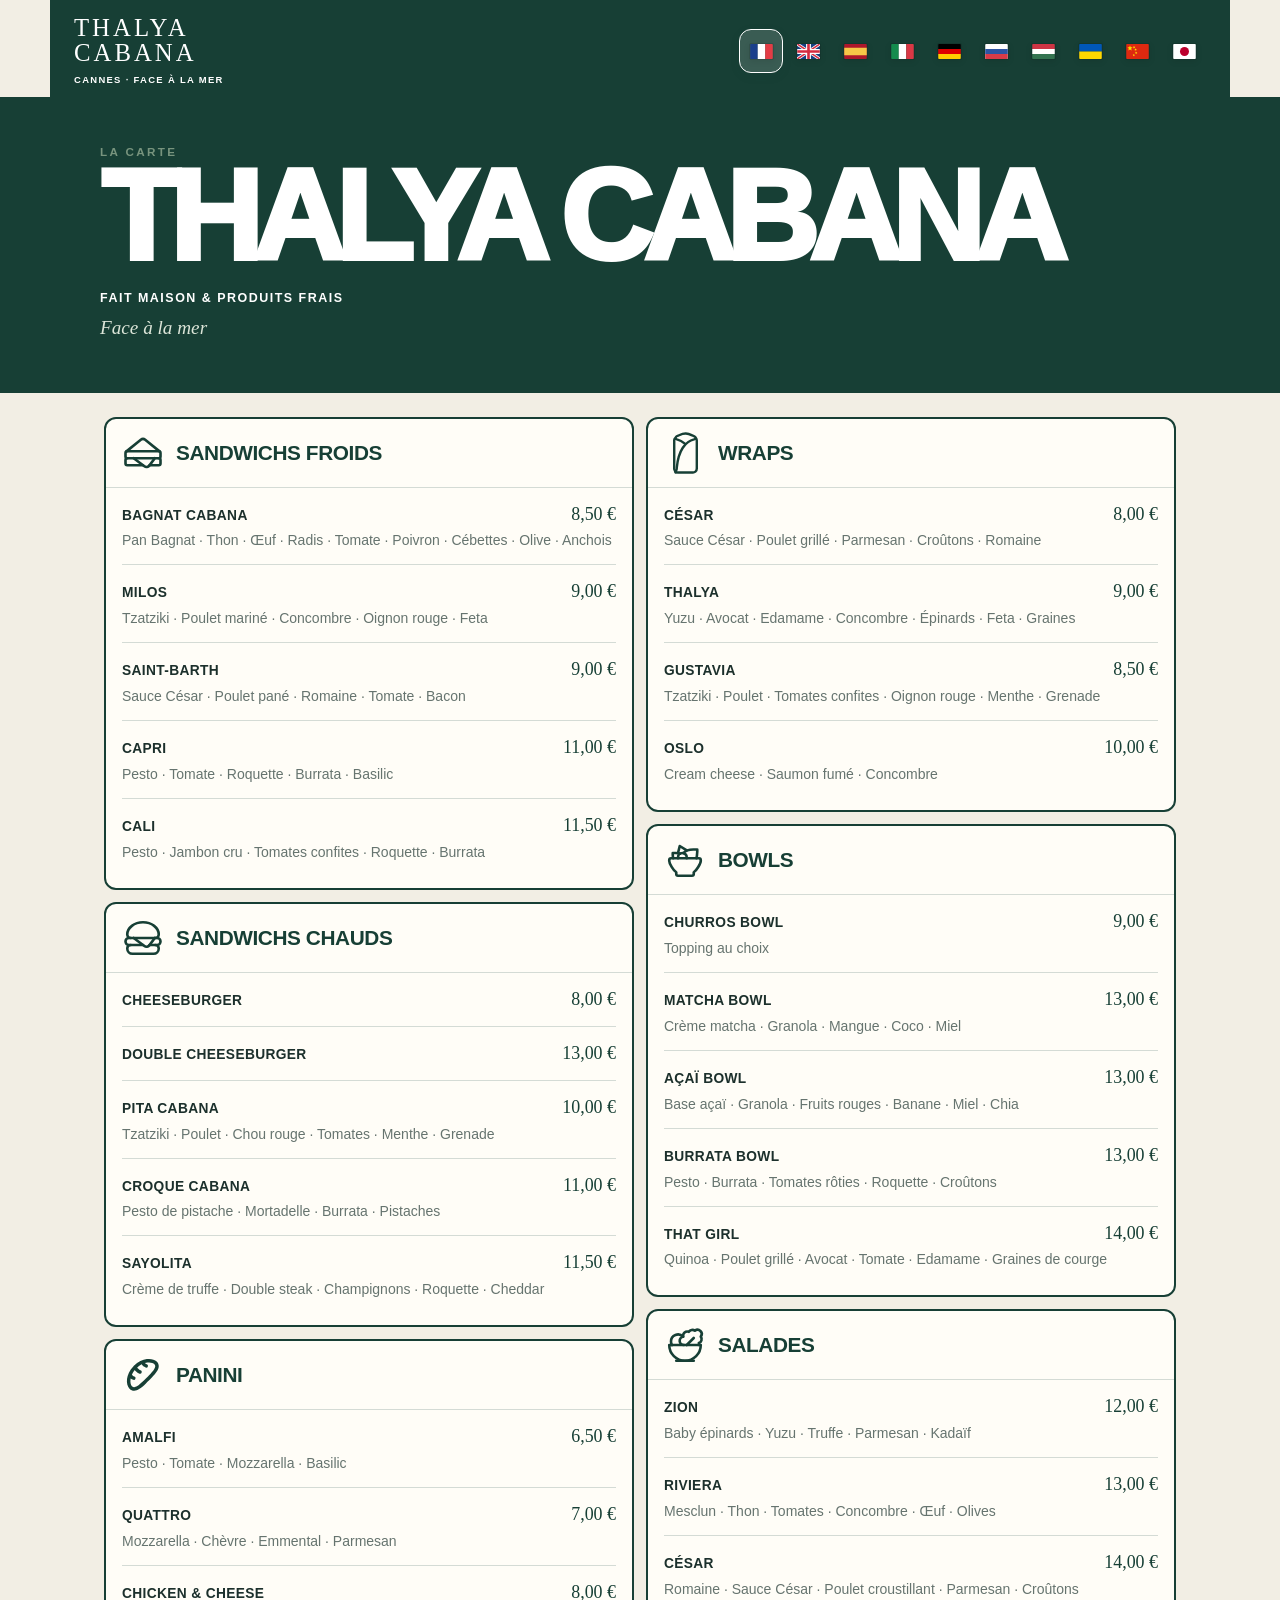
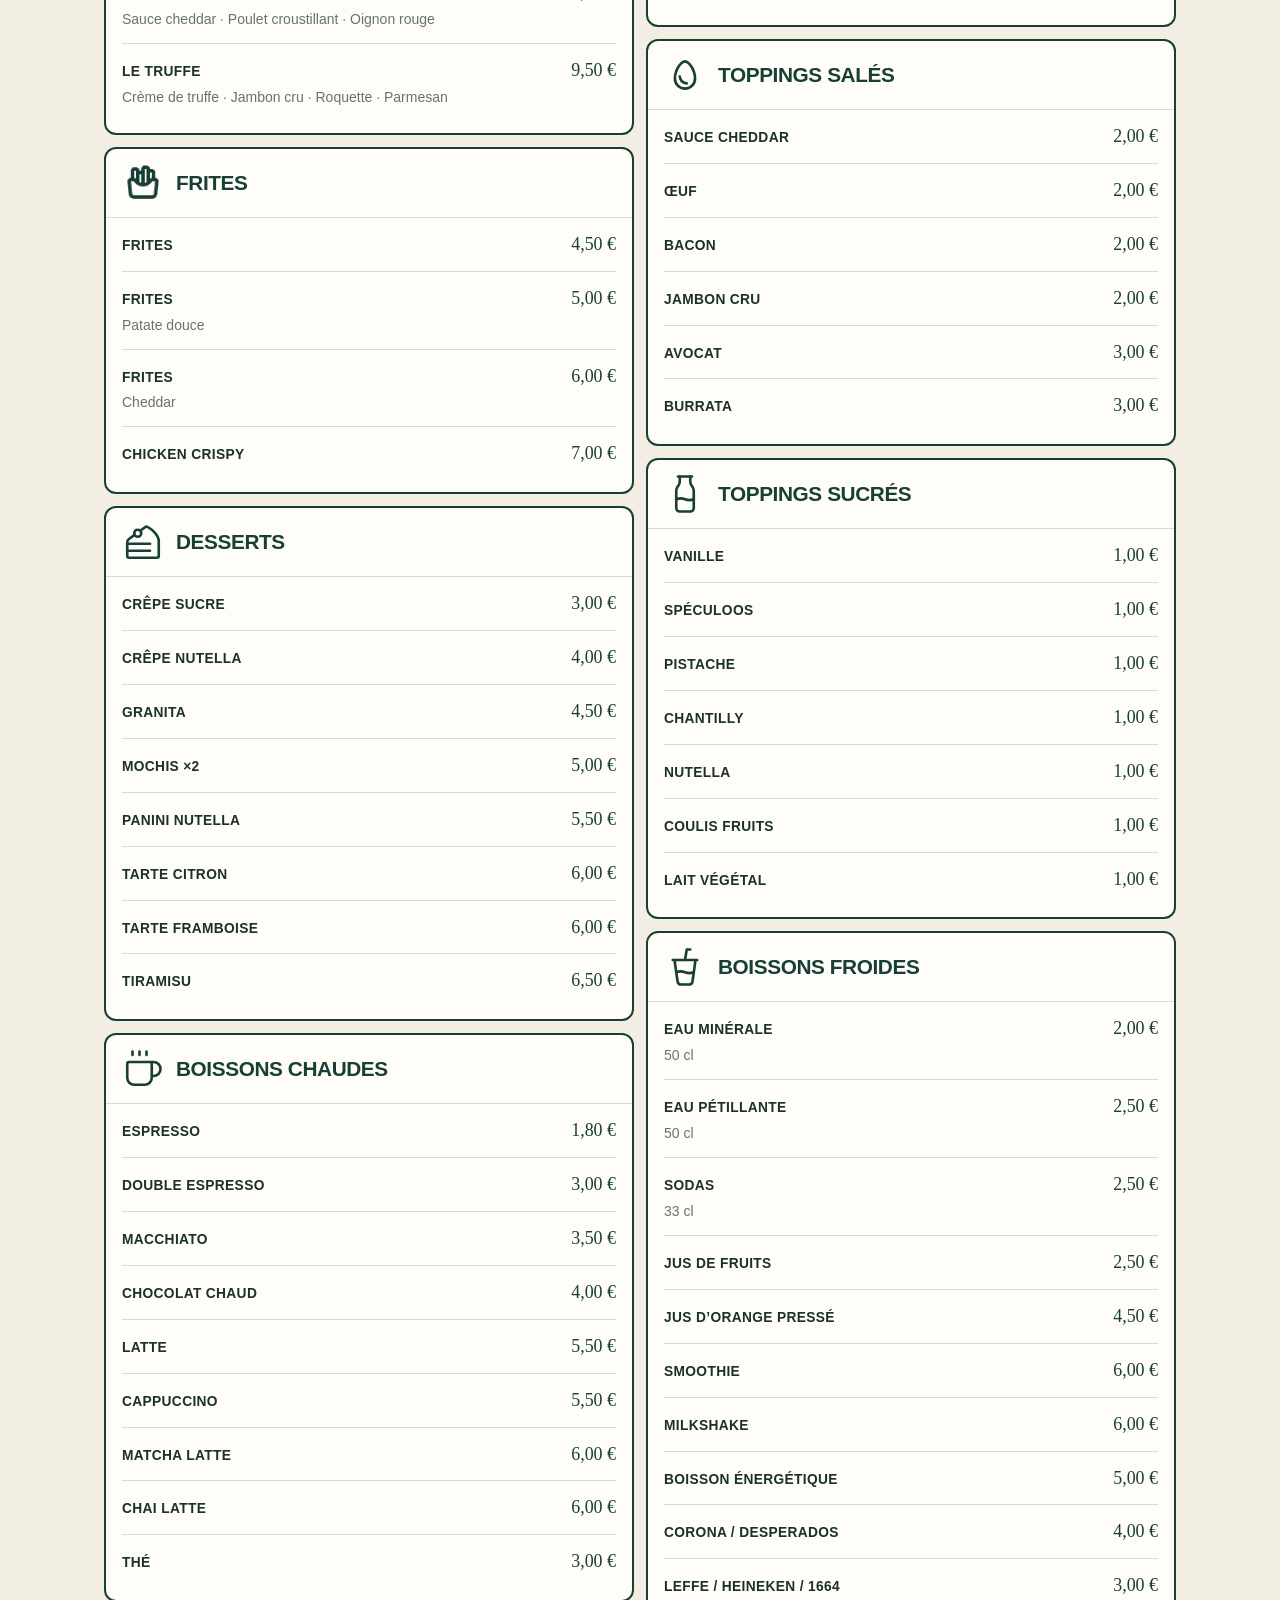
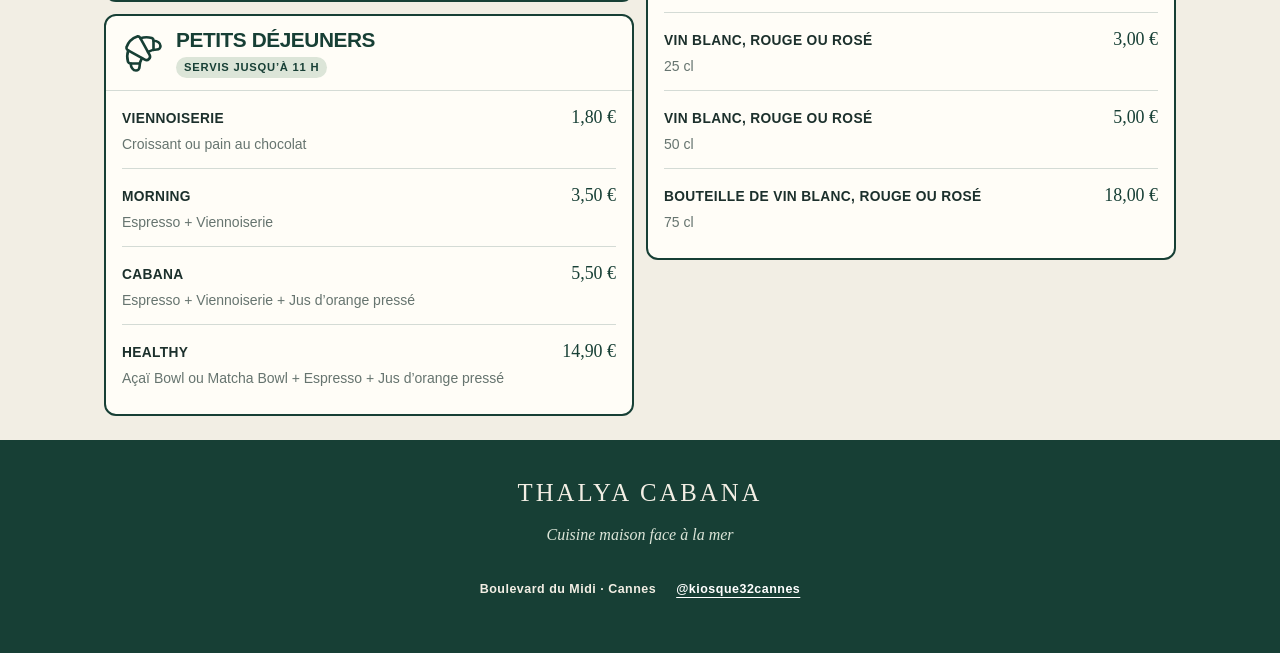
<file: index.html>
<!doctype html>
<html lang="fr">
<head>
  <meta charset="utf-8">
  <meta name="viewport" content="width=device-width, initial-scale=1">
  <meta name="theme-color" content="#173f35">
  <title>Thalya Cabana &middot; Menu</title>
  <link rel="stylesheet" href="assets/base.css">
  <link rel="stylesheet" href="assets/bistrot.css">
  <script defer src="assets/i18n.js"></script>
  <script defer src="assets/menu-data.js"></script>
  <script defer src="assets/app.js"></script>
</head>
<body class="variant-bistrot">
  <a class="skip-link" href="#main" data-i18n="skip">Aller au contenu</a>
  <header class="site-header">
    <a class="brand" href="#main" aria-label="Thalya Cabana, menu" data-i18n-aria="homeLabel"><strong>Thalya<br>Cabana</strong><span data-i18n="brandLine">Cannes &middot; face &agrave; la mer</span></a>
    <div class="language-switcher" data-language-switcher aria-label="Choix de la langue" data-i18n-aria="languageChoice"></div>
  </header>
  <main id="main">
    <section class="menu-hero"><div class="menu-hero-inner">
      <p class="eyebrow" data-i18n="menu">La carte</p>
      <h1><span>Thalya</span><span>Cabana</span></h1>
      <p class="menu-hero-tagline" data-i18n="madeFresh">Fait maison &amp; produits frais</p>
      <p class="menu-hero-note" data-i18n="facingSea">Face &agrave; la mer</p>
    </div></section>
    <nav class="bistrot-category-nav" data-i18n-aria="categories">
      <div class="bistrot-category-tabs" data-bistrot-category-tabs></div>
    </nav>
    <div class="menu-shell"><div class="accordion-menu" data-menu-root></div></div>
  </main>
  <footer class="site-footer">
    <p class="footer-brand">Thalya Cabana</p>
    <p class="footer-note" data-i18n="footerNote">Cuisine maison face &agrave; la mer</p>
    <div class="footer-links">
      <span data-i18n="address">Boulevard du Midi &middot; Cannes</span>
      <a href="https://www.instagram.com/kiosque32cannes/" data-i18n-aria="instagramLabel">@kiosque32cannes</a>
    </div>
  </footer>
</body>
</html>
</file>
<file: assets/base.css>
:root {
  --cream: #f6f1e8;
  --paper: #fffdf8;
  --sage: #78947e;
  --sage-light: #dce5d8;
  --forest: #153f38;
  --ink: #1c302c;
  --muted: #66746f;
  --coral: #d87861;
  --line: rgba(21, 63, 56, 0.18);
  --shadow: 0 18px 50px rgba(30, 55, 46, 0.1);
  --sans: ui-sans-serif, -apple-system, BlinkMacSystemFont, "Segoe UI", sans-serif;
  --serif: ui-serif, Georgia, "Times New Roman", serif;
}

*, *::before, *::after { box-sizing: border-box; }
html { scroll-behavior: smooth; background: var(--cream); }
body { margin: 0; color: var(--ink); background: var(--cream); font-family: var(--sans); line-height: 1.5; }
button, a { -webkit-tap-highlight-color: transparent; }
a { color: inherit; }
img, svg { display: block; }
button { font: inherit; }
:focus-visible { outline: 3px solid var(--coral); outline-offset: 3px; }

.skip-link {
  position: fixed; left: 12px; top: 8px; z-index: 1000; padding: 10px 14px;
  color: white; background: var(--forest); border-radius: 8px; transform: translateY(-150%);
}
.skip-link:focus { transform: none; }

.site-header {
  position: relative; z-index: 30; display: flex; align-items: flex-start; justify-content: space-between;
  gap: 10px; width: min(1180px, 100%); margin: 0 auto; padding: 16px 16px 10px;
}
.brand { display: inline-flex; flex-direction: column; flex: 0 1 145px; text-decoration: none; color: var(--forest); }
.brand strong { font-family: var(--serif); font-size: clamp(1.15rem, 6vw, 1.55rem); font-weight: 500; line-height: .86; letter-spacing: .12em; text-transform: uppercase; }
.brand span { margin-top: 7px; font-size: .59rem; font-weight: 700; letter-spacing: .14em; text-transform: uppercase; }

.language-switcher { display: grid; grid-template-columns: repeat(3, 44px); gap: 3px; justify-content: end; }
.language-button {
  display: grid; width: 44px; height: 44px; place-items: center; padding: 0; border: 1px solid transparent;
  border-radius: 12px; background: transparent; cursor: pointer; transition: background .2s, border-color .2s, transform .2s;
}
.language-button img { width: 25px; height: 17px; border: 1px solid rgba(0,0,0,.13); border-radius: 2px; box-shadow: 0 2px 6px rgba(0,0,0,.08); }
.language-button:hover { background: rgba(255,255,255,.7); }
.language-button[aria-pressed="true"] { border-color: var(--forest); background: var(--paper); box-shadow: 0 3px 10px rgba(21,63,56,.1); }
.language-button:active { transform: scale(.94); }

.menu-hero { position: relative; padding: 36px 20px 42px; text-align: center; overflow: hidden; }
.menu-hero::before { content: ""; position: absolute; inset: 0; pointer-events: none; }
.eyebrow { margin: 0 0 10px; color: var(--sage); font-size: .73rem; font-weight: 800; letter-spacing: .2em; text-transform: uppercase; }
.menu-hero h1 { position: relative; margin: 0; color: var(--forest); font-family: var(--serif); font-size: clamp(3.2rem, 17vw, 6.8rem); font-weight: 400; line-height: .78; letter-spacing: .08em; text-transform: uppercase; }
.menu-hero h1 span { display: block; }
.menu-hero-tagline { position: relative; margin: 24px auto 0; font-size: .78rem; font-weight: 700; letter-spacing: .12em; text-transform: uppercase; }
.menu-hero-note { position: relative; margin: 6px 0 0; font-family: var(--serif); font-size: 1.2rem; font-style: italic; }

.menu-shell { width: min(1120px, 100%); margin: 0 auto; padding: 0 14px 100px; }
.menu-section { scroll-margin-top: 132px; }
.section-heading { display: flex; align-items: center; gap: 12px; margin-bottom: 16px; }
.section-heading h2 { margin: 0; color: var(--forest); font-family: var(--serif); font-size: clamp(1.65rem, 8vw, 2.4rem); font-weight: 500; line-height: 1; }
.section-icon { width: 42px; height: 42px; flex: 0 0 42px; color: var(--coral); fill: none; stroke: currentColor; stroke-linecap: round; stroke-linejoin: round; stroke-width: 2; }
.section-subtitle { margin: 5px 0 0; color: var(--sage); font-size: .72rem; font-weight: 800; letter-spacing: .09em; text-transform: uppercase; }
.items-list { display: grid; gap: 0; }
.menu-item { position: relative; padding: 13px 0; border-bottom: 1px solid var(--line); }
.menu-item:last-child { border-bottom: 0; }
.item-main { display: grid; grid-template-columns: minmax(0, 1fr) auto; align-items: baseline; gap: 12px; }
.item-name { min-width: 0; font-size: .92rem; font-weight: 800; letter-spacing: .025em; text-transform: uppercase; overflow-wrap: anywhere; }
.item-price { color: var(--forest); font-family: var(--serif); font-size: 1.12rem; font-variant-numeric: tabular-nums; white-space: nowrap; }
.item-details { max-width: 46rem; margin: 3px 0 0; color: var(--muted); font-size: .75rem; line-height: 1.48; }

.site-footer { padding: 34px 20px 42px; color: var(--cream); background: var(--forest); text-align: center; }
.footer-brand { margin: 0 0 12px; font-family: var(--serif); font-size: 1.55rem; letter-spacing: .12em; text-transform: uppercase; }
.footer-note { margin: 0 0 20px; color: var(--sage-light); font-family: var(--serif); font-style: italic; }
.footer-links { display: flex; flex-direction: column; align-items: center; justify-content: center; gap: 0; font-size: .78rem; font-weight: 700; letter-spacing: .04em; }
.footer-links > span,
.footer-links > a { display: inline-flex; min-height: 44px; align-items: center; justify-content: center; }
.footer-links a { color: white; text-underline-offset: 4px; }

@media (max-width: 350px) {
  .site-header { gap: 4px; padding-inline: 10px; }
  .brand { flex-basis: 116px; }
  .brand strong { font-size: 1.05rem; letter-spacing: .08em; }
  .brand span { font-size: .5rem; }
  .language-switcher { grid-template-columns: repeat(3, 40px); }
  .language-button { width: 40px; height: 44px; }
}

@media (min-width: 360px) {
  .language-switcher { grid-template-columns: repeat(4, 44px); }
}

@media (min-width: 560px) {
  .site-header { align-items: center; padding-inline: 24px; }
  .brand { flex-basis: 220px; }
  .brand strong { line-height: 1; }
  .language-switcher { grid-template-columns: repeat(5, 44px); }
  .menu-shell { padding-inline: 24px; }
  .footer-links { flex-direction: row; gap: 20px; }
}

@media (min-width: 760px) {
  .language-switcher { grid-template-columns: repeat(10, 44px); }
}
@media (min-width: 800px) {
  .menu-hero { padding-block: 60px 70px; }
  .menu-hero h1 span { display: inline; }
  .menu-hero h1 span + span::before { content: " "; }
  .menu-grid { display: grid; grid-template-columns: repeat(2, minmax(0, 1fr)); gap: 28px; align-items: start; }
}

@media (prefers-reduced-motion: reduce) {
  html { scroll-behavior: auto; }
  *, *::before, *::after { animation-duration: .01ms !important; animation-iteration-count: 1 !important; transition-duration: .01ms !important; }
}
</file>
<file: assets/bistrot.css>
.variant-bistrot { --cream: #f2eee4; --paper: #fffdf7; --forest: #173f35; }
.variant-bistrot .site-header { color: white; background: var(--forest); }
.variant-bistrot .brand { color: white; }
.variant-bistrot .language-button:hover { background: rgba(255,255,255,.12); }
.variant-bistrot .language-button[aria-pressed="true"] { border-color: white; background: rgba(255,255,255,.15); }
.variant-bistrot .menu-hero { padding-block: 46px 50px; color: white; background: var(--forest); text-align: left; }
.variant-bistrot .menu-hero-inner { width: min(1080px, 100%); margin: 0 auto; }
.variant-bistrot .menu-hero h1 { color: white; font-family: var(--sans); font-size: clamp(3.3rem, 17vw, 8rem); font-weight: 950; line-height: .74; letter-spacing: -.075em; }
.variant-bistrot .menu-hero-tagline { margin-left: 0; }
.variant-bistrot .menu-hero-note { color: var(--sage-light); }
.bistrot-category-nav { position: sticky; top: 0; z-index: 25; border-bottom: 1px solid rgba(23,63,53,.18); background: rgba(242,238,228,.96); box-shadow: 0 7px 18px rgba(23,63,53,.08); backdrop-filter: blur(11px); }
.bistrot-category-tabs { display: flex; gap: 7px; max-width: 72rem; margin: 0 auto; padding: 8px max(13px,env(safe-area-inset-left)); overflow-x: auto; scrollbar-width: none; }
.bistrot-category-tabs::-webkit-scrollbar { display: none; }
.bistrot-category-tab { display: inline-flex; min-height: 44px; flex: 0 0 auto; align-items: center; padding: 8px 13px; border: 1px solid rgba(23,63,53,.3); border-radius: 999px; color: var(--forest); font-size: .78rem; font-weight: 800; line-height: 1.1; text-decoration: none; text-transform: uppercase; white-space: nowrap; }
.bistrot-category-tab[aria-current="true"] { border-color: var(--forest); color: var(--cream); background: var(--forest); }
.bistrot-category-tab:focus-visible { outline: 3px solid var(--sage); outline-offset: 2px; }
.variant-bistrot .menu-shell { padding-top: 24px; padding-bottom: 24px; }
.accordion-menu { display: grid; gap: 9px; }
.menu-accordion { overflow: hidden; border: 2px solid var(--forest); border-radius: 12px; background: var(--paper); scroll-margin-top: 76px; }
.menu-accordion summary { display: flex; min-height: 68px; align-items: center; gap: 12px; padding: 12px 14px; color: var(--forest); cursor: pointer; list-style: none; }
.menu-accordion summary::-webkit-details-marker { display: none; }
.menu-accordion summary:focus-visible { outline: none; box-shadow: inset 0 0 0 3px var(--sage); }
.menu-accordion summary .section-icon { width: 42px; height: 42px; flex-basis: 42px; padding: 2px; color: var(--forest); }
.variant-bistrot .category-icon { display: block; color: var(--forest); background-color: currentColor; -webkit-mask: var(--category-icon) center / contain no-repeat; mask: var(--category-icon) center / contain no-repeat; }
.accordion-label { display: flex; min-width: 0; flex: 1; flex-direction: column; align-items: flex-start; gap: 5px; }
.accordion-title { min-width: 0; margin: 0; font-size: clamp(1rem, 5vw, 1.3rem); font-weight: 900; line-height: 1.15; letter-spacing: -.02em; text-transform: uppercase; }
.bistrot-important-note { display: inline-flex; padding: 4px 8px; border-radius: 999px; color: var(--forest); background: var(--sage-light); font-size: .7rem; font-weight: 900; line-height: 1.2; letter-spacing: .07em; text-transform: uppercase; }
.accordion-arrow { display: grid; width: 40px; height: 40px; margin-left: auto; flex: 0 0 40px; place-items: center; border-radius: 50%; color: white; background: var(--sage); }
.accordion-arrow::before { content: ""; width: 20px; height: 20px; background: currentColor; -webkit-mask: url("icons/chevron-down.svg") center / contain no-repeat; mask: url("icons/chevron-down.svg") center / contain no-repeat; transition: transform .2s; }
.menu-accordion[open] .accordion-arrow::before { transform: rotate(180deg); }
.accordion-content { padding: 0 16px 12px; border-top: 1px solid var(--line); }
.variant-bistrot .item-name { font-size: .86rem; }
.variant-bistrot .item-details { font-size: 14px; line-height: 1.5; }
@media (min-width: 760px) {
  .bistrot-category-nav { display: none; }
  .accordion-menu { display: block; }
  .menu-category-columns { display: grid; grid-template-columns: repeat(2, minmax(0, 1fr)); align-items: start; gap: 12px; }
  .menu-category-column { display: grid; align-content: start; gap: 12px; }
  .menu-static-section { display: block; width: 100%; margin: 0; }
  .bistrot-section-heading { display: flex; min-height: 68px; align-items: center; gap: 12px; padding: 12px 16px; color: var(--forest); }
  .bistrot-section-heading .section-icon { width: 42px; height: 42px; flex: 0 0 42px; padding: 2px; }
}
</file>
